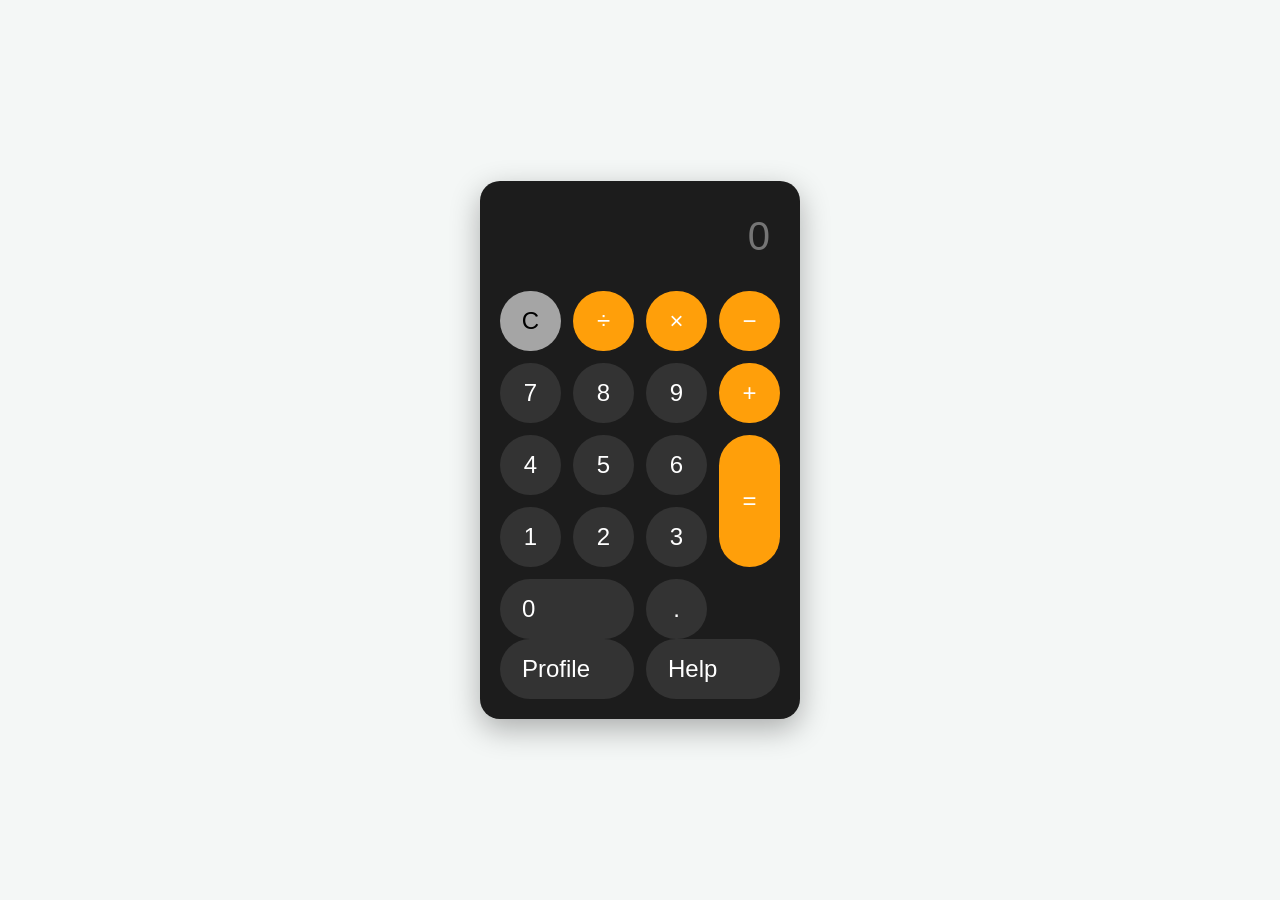
<file: index.html>
<!DOCTYPE html>
<html lang="en">
<head>
    <meta charset="UTF-8">
    <meta name="viewport" content="width=device-width, initial-scale=1.0">
    <title>JavaScript Calculator</title>
    <link rel="stylesheet" href="style.css">
</head>
<body>

    <div class="calculator">
        <input type="text" id="display" readonly placeholder="0">
        <div class="buttons">
            <button class="btn btn-clear" onclick="clearDisplay()">C</button>
            <button class="btn btn-operator" onclick="appendOperator('/')">&divide;</button>
            <button class="btn btn-operator" onclick="appendOperator('*')">&times;</button>
            <button class="btn btn-operator" onclick="appendOperator('-')">&minus;</button>
            
            <button class="btn" onclick="appendNumber('7')">7</button>
            <button class="btn" onclick="appendNumber('8')">8</button>
            <button class="btn" onclick="appendNumber('9')">9</button>
            <button class="btn btn-operator" onclick="appendOperator('+')">+</button>
            
            <button class="btn" onclick="appendNumber('4')">4</button>
            <button class="btn" onclick="appendNumber('5')">5</button>
            <button class="btn" onclick="appendNumber('6')">6</button>
            <button class="btn btn-equal" onclick="calculate()">=</button>
            
            <button class="btn" onclick="appendNumber('1')">1</button>
            <button class="btn" onclick="appendNumber('2')">2</button>
            <button class="btn" onclick="appendNumber('3')">3</button>
            <button class="btn zero" onclick="appendNumber('0')">0</button>
            
            <button class="btn" onclick="appendDecimal('.')">.</button>
            
        </div>
        <div class="buttons">
            <button class="btn zero" onclick="profile()">Profile</button>
            <button class="btn zero" onclick="help()">Help</button>
            
            
        </div>
    </div>
   

    <script src="script.js"></script>
</body>
</html>
</file>
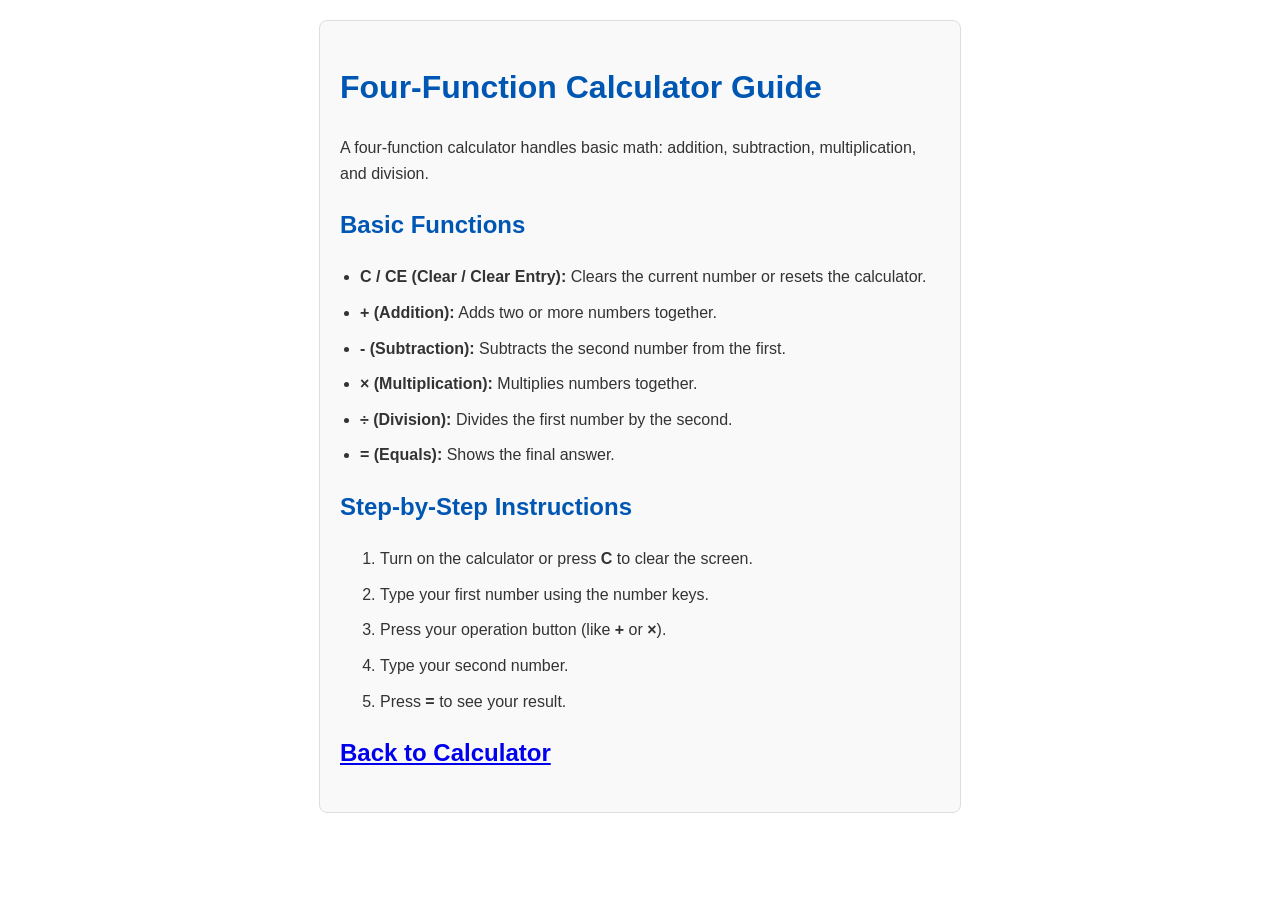
<file: help.html>
<!DOCTYPE html>
<html lang="en">
<head>
    <meta charset="UTF-8">
    <title>How to Use a Four-Function Calculator</title>
    <style>
        body {
            font-family: Arial, sans-serif;
            line-height: 1.6;
            margin: 20px;
            color: #333;
        }
        h1, h2 {
            color: #0056b3;
        }
        .container {
            max-width: 600px;
            margin: auto;
            background: #f9f9f9;
            padding: 20px;
            border-radius: 8px;
            border: 1px solid #ddd;
        }
        ul {
            padding-left: 20px;
        }
        li {
            margin-bottom: 10px;
        }
    </style>
</head>
<body>

<div class="container">
    <h1>Four-Function Calculator Guide</h1>
    <p>A four-function calculator handles basic math: addition, subtraction, multiplication, and division.</p>
    
    <h2>Basic Functions</h2>
    <ul>
        <li><strong>C / CE (Clear / Clear Entry):</strong> Clears the current number or resets the calculator.</li>
        <li><strong>+ (Addition):</strong> Adds two or more numbers together.</li>
        <li><strong>- (Subtraction):</strong> Subtracts the second number from the first.</li>
        <li><strong>× (Multiplication):</strong> Multiplies numbers together.</li>
        <li><strong>÷ (Division):</strong> Divides the first number by the second.</li>
        <li><strong>= (Equals):</strong> Shows the final answer.</li>
    </ul>

    <h2>Step-by-Step Instructions</h2>
    <ol>
        <li>Turn on the calculator or press <strong>C</strong> to clear the screen.</li>
        <li>Type your first number using the number keys.</li>
        <li>Press your operation button (like <strong>+</strong> or <strong>×</strong>).</li>
        <li>Type your second number.</li>
        <li>Press <strong>=</strong> to see your result.</li>
    </ol>
    <h2><a href = "index.html">Back to Calculator</h2>
</div>

</body>
</html>
</file>
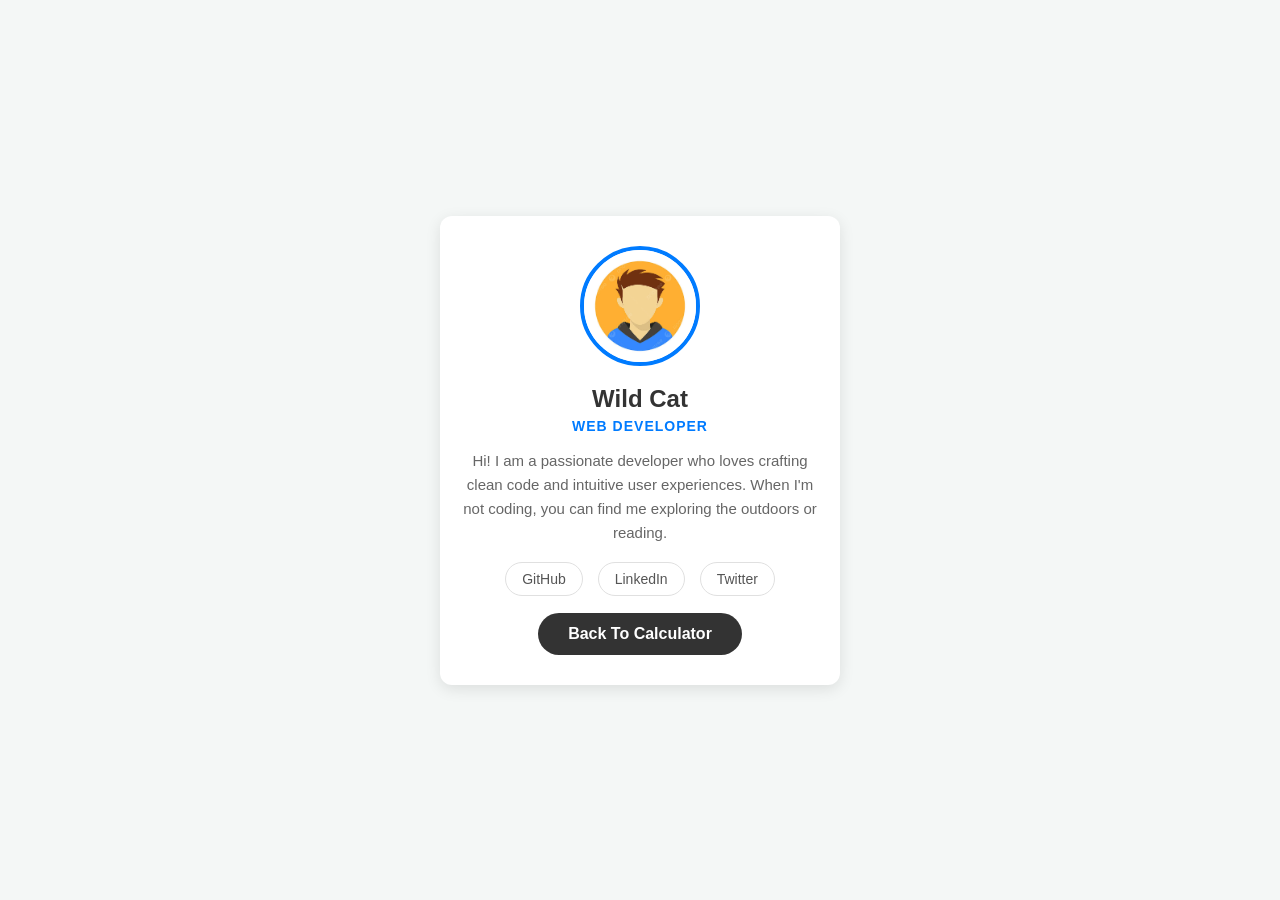
<file: profile.html>
<!DOCTYPE html>
<html lang="en">
<head>
    <meta charset="UTF-8">
    <meta name="viewport" content="width=device-width, initial-scale=1.0">
    <title>My Profile Page</title>
    <style>
        /* Modern Reset and Font Settings */
        * {
            box-sizing: border-box;
            margin: 0;
            padding: 0;
            font-family: 'Segoe UI', Tahoma, Geneva, Verdana, sans-serif;
        }

        body {
            background-color: #f4f7f6;
            display: flex;
            justify-content: center;
            align-items: center;
            min-height: 100vh;
            padding: 20px;
        }

        /* Profile Container Setup */
        .profile-card {
            background: #ffffff;
            border-radius: 12px;
            box-shadow: 0 4px 15px rgba(0, 0, 0, 0.1);
            max-width: 400px;
            width: 100%;
            padding: 30px 20px;
            text-align: center;
        }

        /* Profile Image Placement */
        .profile-img {
            width: 120px;
            height: 120px;
            border-radius: 50%;
            object-fit: cover;
            border: 4px solid #007bff;
            margin-bottom: 15px;
        }

        h1 {
            font-size: 24px;
            color: #333333;
            margin-bottom: 5px;
        }

        .title {
            font-size: 14px;
            color: #007bff;
            text-transform: uppercase;
            letter-spacing: 1px;
            font-weight: 600;
            margin-bottom: 15px;
        }

        .bio {
            font-size: 15px;
            color: #666666;
            line-height: 1.6;
            margin-bottom: 25px;
        }

        /* Social Links List */
        .social-links {
            display: flex;
            justify-content: center;
            gap: 15px;
            list-style: none;
            margin-bottom: 25px;
        }

        .social-links a {
            text-decoration: none;
            color: #555555;
            font-size: 14px;
            font-weight: 500;
            padding: 8px 16px;
            border: 1px solid #e0e0e0;
            border-radius: 20px;
            transition: all 0.3s ease;
        }

        .social-links a:hover {
            background-color: #007bff;
            color: #ffffff;
            border-color: #007bff;
        }

        /* Call to Action Button */
        .btn-contact {
            display: inline-block;
            background-color: #333333;
            color: #ffffff;
            text-decoration: none;
            padding: 12px 30px;
            border-radius: 25px;
            font-weight: 600;
            transition: background 0.3s ease;
        }

        .btn-contact:hover {
            background-color: #555555;
        }
    </style>
</head>
<body>

    <div class="profile-card">
        <!-- Profile Picture Placeholder -->
        <img src="profileimg.jpg" alt="Jane Doe Profile Picture" class="profile-img">
        
        <!-- User Information -->
        <h1>Wild Cat</h1>
        <div class="title">Web Developer</div>
        <p class="bio">
            Hi! I am a passionate developer who loves crafting clean code and intuitive user experiences. When I'm not coding, you can find me exploring the outdoors or reading.
        </p>
        
        <!-- Navigation/Social Networks -->
        <ul class="social-links">
            <li><a href="https://github.com" target="_blank">GitHub</a></li>
            <li><a href="https://linkedin.com" target="_blank">LinkedIn</a></li>
            <li><a href="https://twitter.com" target="_blank">Twitter</a></li>
        </ul>
        
        <!-- Contact Button -->
        <a href="index.html" class="btn-contact">Back To Calculator</a>
    </div>

</body>
</html>
</file>
<file: style.css>
* {
    box-sizing: border-box;
    margin: 0;
    padding: 0;
    font-family: 'Segoe UI', Tahoma, Geneva, Verdana, sans-serif;
}

body {
    display: flex;
    justify-content: center;
    align-items: center;
    height: 100vh;
    background-color: #f4f7f6;
}

.calculator {
    background-color: #1c1c1c;
    padding: 20px;
    border-radius: 20px;
    box-shadow: 0px 10px 30px rgba(0, 0, 0, 0.3);
    width: 320px;
}

#display {
    width: 100%;
    height: 70px;
    background-color: transparent;
    border: none;
    color: #ffffff;
    text-align: right;
    font-size: 2.5rem;
    padding: 10px;
    margin-bottom: 20px;
    outline: none;
}

.buttons {
    display: grid;
    grid-template-columns: repeat(4, 1fr);
    gap: 12px;
}

.btn {
    height: 60px;
    border-radius: 50px;
    border: none;
    font-size: 1.5rem;
    cursor: pointer;
    background-color: #333333;
    color: #ffffff;
    transition: background-color 0.2s;
}

.btn:active {
    opacity: 0.7;
}

.btn-operator {
    background-color: #ff9f0a;
    color: white;
}

.btn-clear {
    background-color: #a5a5a5;
    color: black;
}

.btn-equal {
    background-color: #ff9f0a;
    color: white;
    grid-row: span 2;
    height: 132px;
}

.zero {
    grid-column: span 2;
    border-radius: 30px;
    text-align: left;
    padding-left: 22px;
}
</file>
